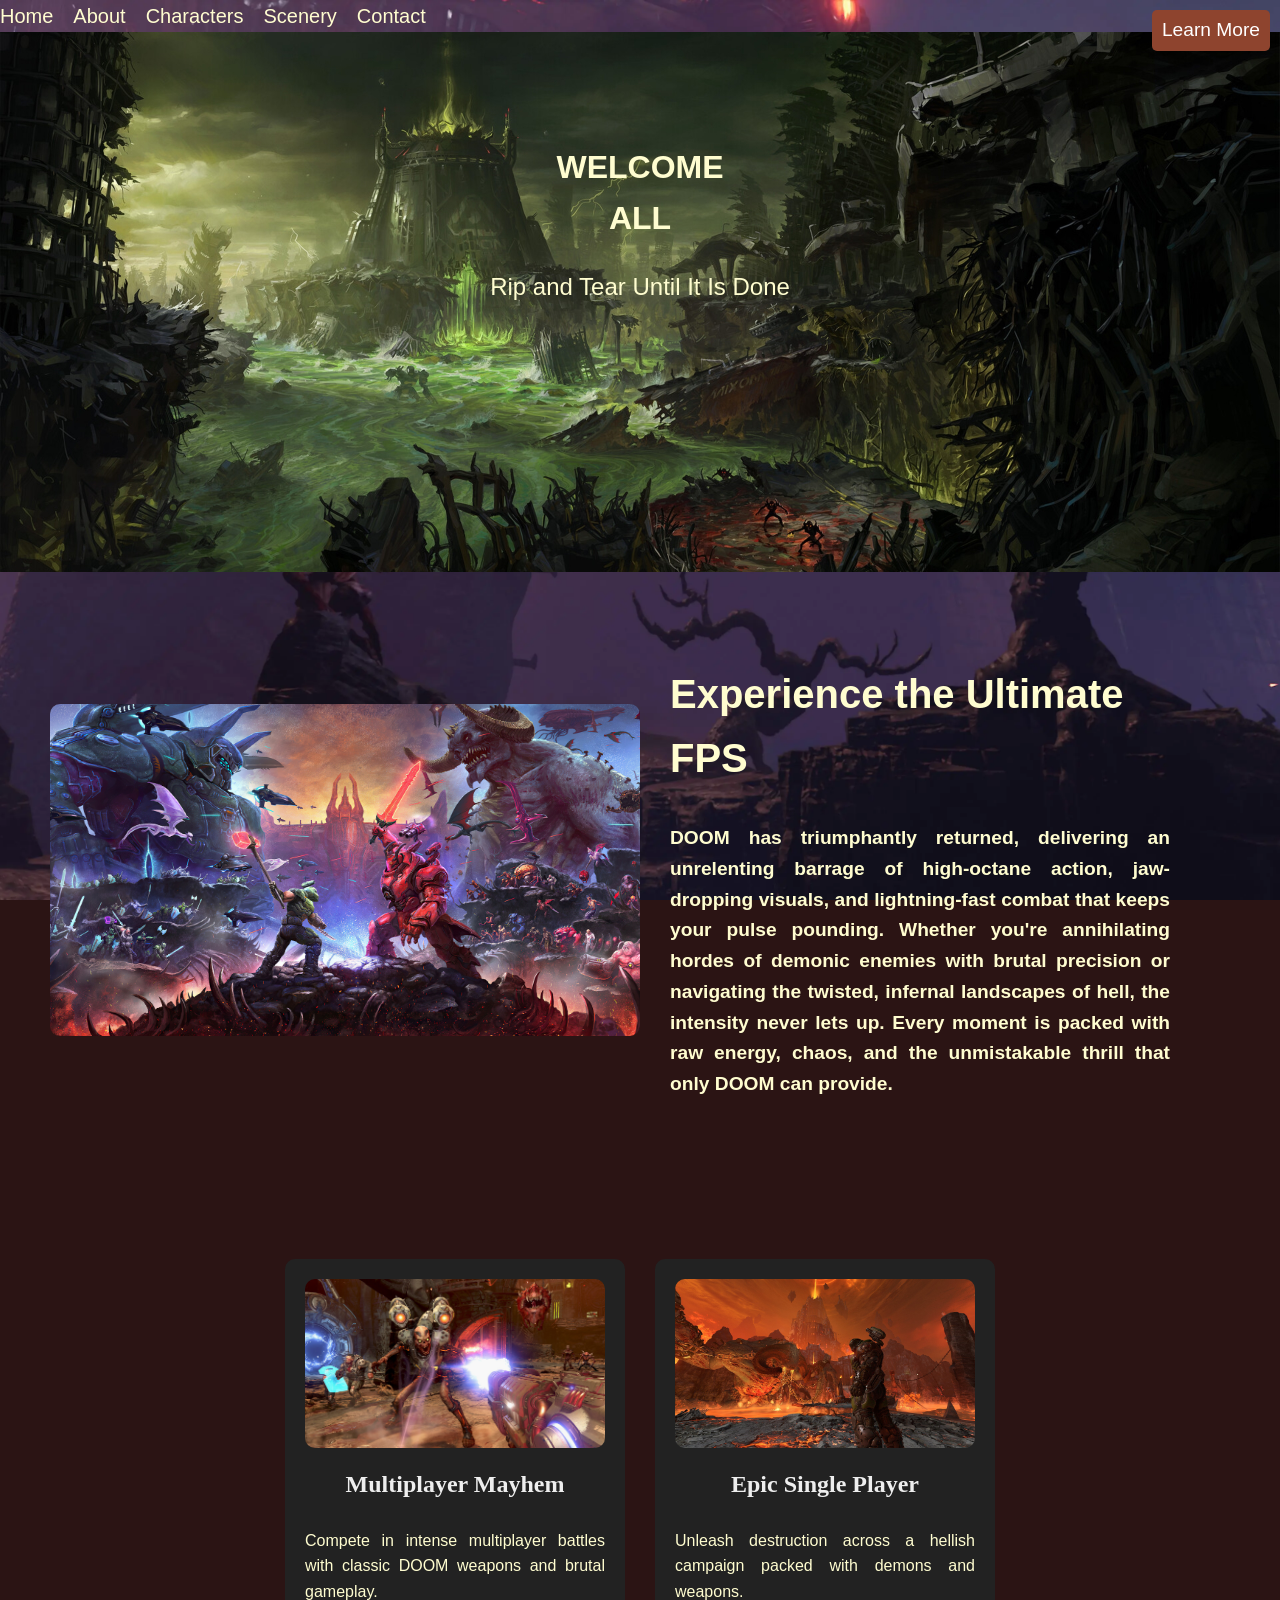
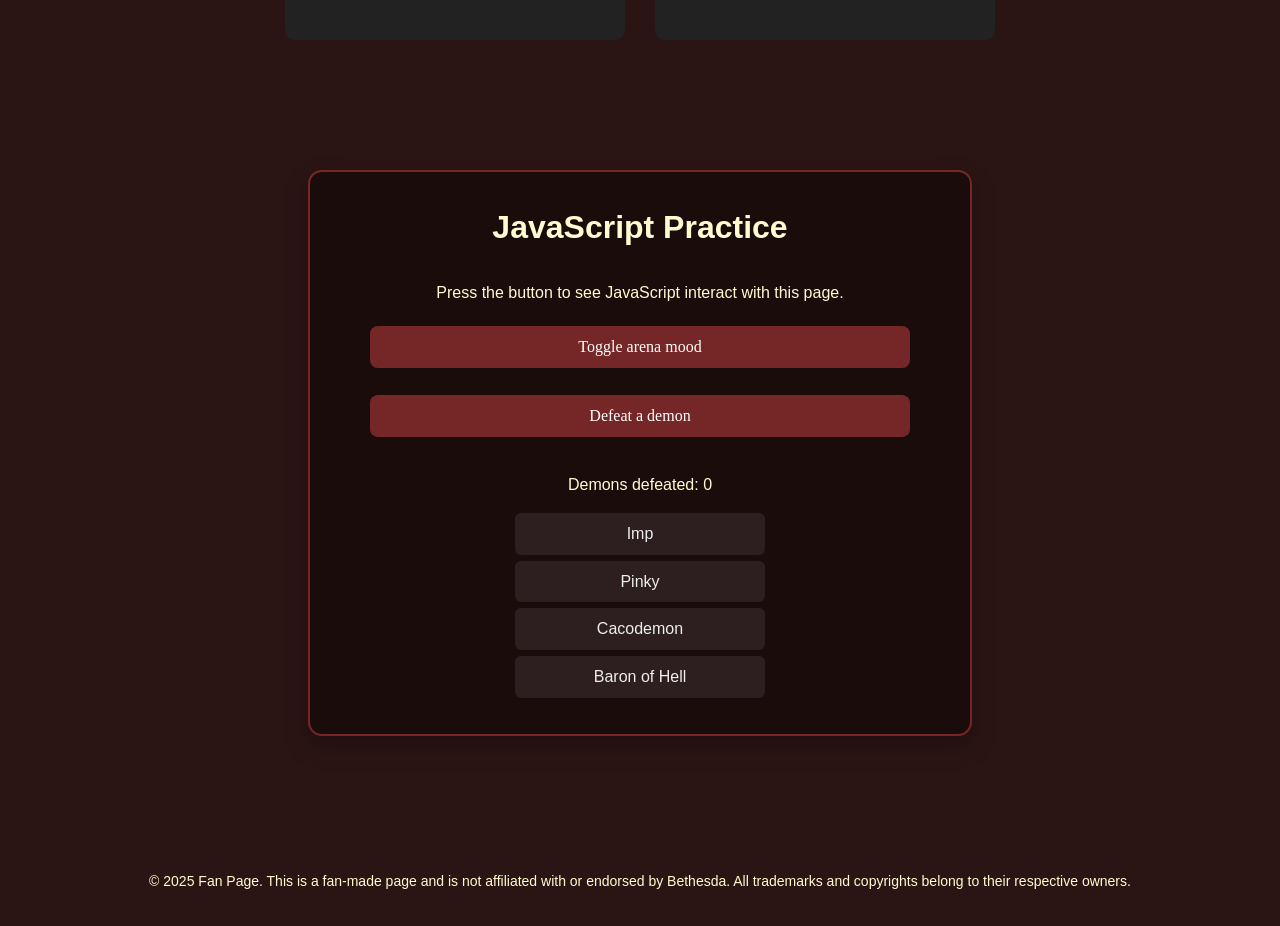
<file: index.html>
<!DOCTYPE html>
<html lang="en">
<head>
    <meta charset="UTF-8">
    <meta name="viewport" content="width=device-width, initial-scale=1.0">
    <meta name="description" content="A fan-made page dedicated to DOOM Eternal, featuring characters, scenery, and lore. Rip and Tear!">
    <title>-DOOM ETERNAL FAN PAGE- play if you dare</title>
    <link rel="stylesheet" href="styles.css">
   
    <link rel="icon" href="C:\Users\jasmi\OneDrive\Desktop\website\favicon.png" type="image/x-icon">
</head>
<body class="home-page">


    <div class="background">
        <nav class="navbar" id="contact-nav">
            <ul> <!-- navigation bar with links to 5 pages within the website-->
                <li><a href="index.html"> Home</a></li>
                <li><a href="about.html">About</a></li>
                <li><a href="characters.html"> Characters </a></li>
                <li><a href="scenery.html">Scenery</a></li>
                <li><a href="GetInTouch.html">Contact</a></li>
                
            </ul>
        </nav>
        </div>

    <!-- Hero Section -->
    <header class="hero">
        <div class="hero-content">
            <h1>WELCOME <br> ALL  </h1>
            <p>Rip and Tear Until It Is Done</p>
            
        </div>
    </header>

    <!-- About Section -->
    <section class="about">
        <img src="picture.jpg" alt="DOOM Gameplay">
        <div class="about-text">
            <h2 style="color: #FFFDD0">Experience the Ultimate FPS</h2>
            <p> <b>DOOM has triumphantly returned, delivering an unrelenting barrage of high-octane action, jaw-dropping visuals, and lightning-fast combat that keeps your pulse pounding. Whether you're annihilating hordes of demonic enemies with brutal precision or navigating the twisted, infernal landscapes of hell, the intensity never lets up. Every moment is packed with raw energy, chaos, and the unmistakable thrill that only DOOM can provide. </b> </p>
            <a href="https://slayersclub.bethesda.net/en-EU/news" class="btn" target="_blank">Learn More</a>
        </div>
    </section>

    <!-- Features Section -->
    <section class="features">
        <div class="feature-box">
            <img src="battle.doom.jpg" alt="multiplayer mayhem">
            <h3>Multiplayer Mayhem</h3>
            <p>Compete in intense multiplayer battles with classic DOOM weapons and brutal gameplay.</p>
        </div>
        <div class="feature-box">
            <img src="doom.jpg" alt="epic single player">
            <h3>Epic Single Player</h3>
            <p>Unleash destruction across a hellish campaign packed with demons and weapons.</p>
        </div>
    </section>

    <section class="js-demo" id="js-demo">
        <div class="js-demo-card">
            <h2>JavaScript Practice</h2>
            <p id="demo-message">Press the button to see JavaScript interact with this page.</p>
            <div class="button-row">
                <button class="demo-button" id="theme-toggle">Toggle arena mood</button>
                <button class="demo-button" id="score-button">Defeat a demon</button>
            </div>
            <p>Demons defeated: <span id="score">0</span></p>
            <ul id="demon-list"></ul>
        </div>
    </section>

    <!-- Footer -->
    
    <footer>
        <p>© 2025 Fan Page. This is a fan-made page and is not affiliated with or endorsed by Bethesda. All trademarks and copyrights belong to their respective owners.</p>
      </footer>

    <script src="script.js" defer></script>
      
        
</body>
</html>
</file>
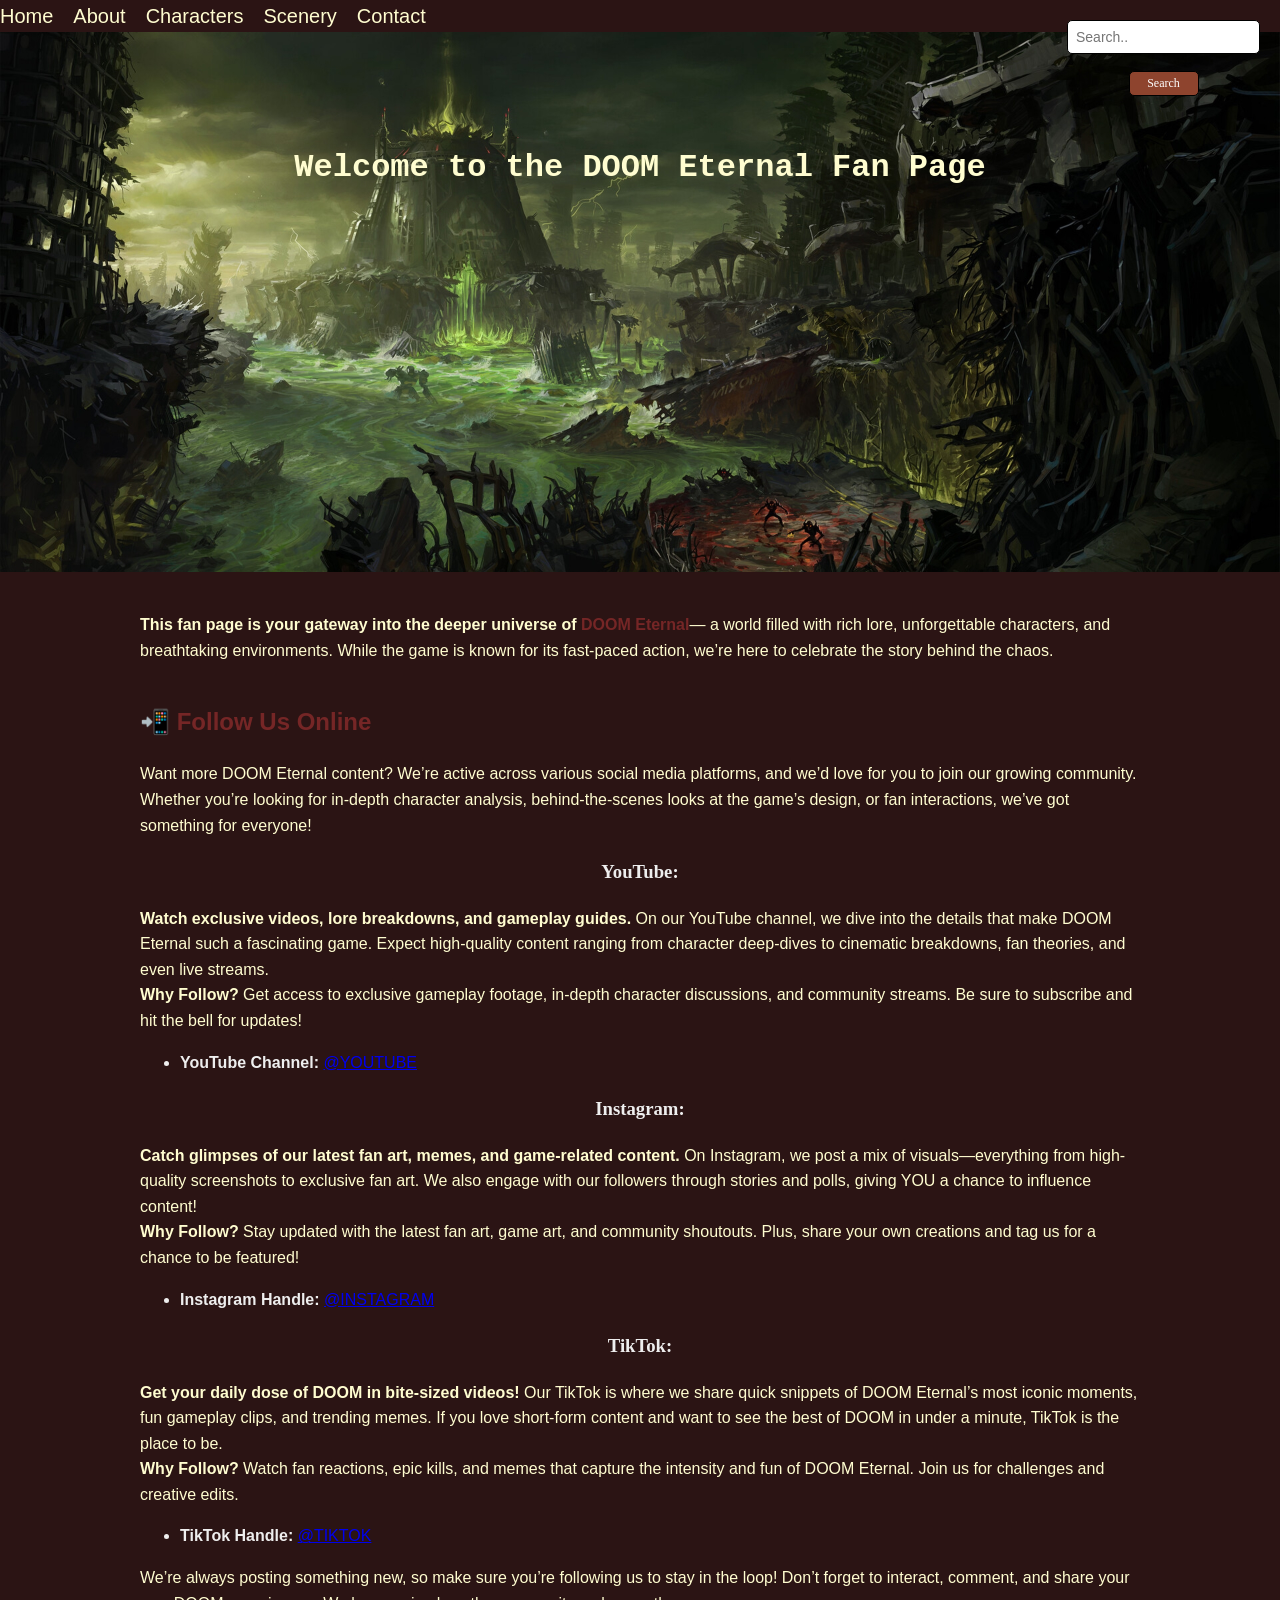
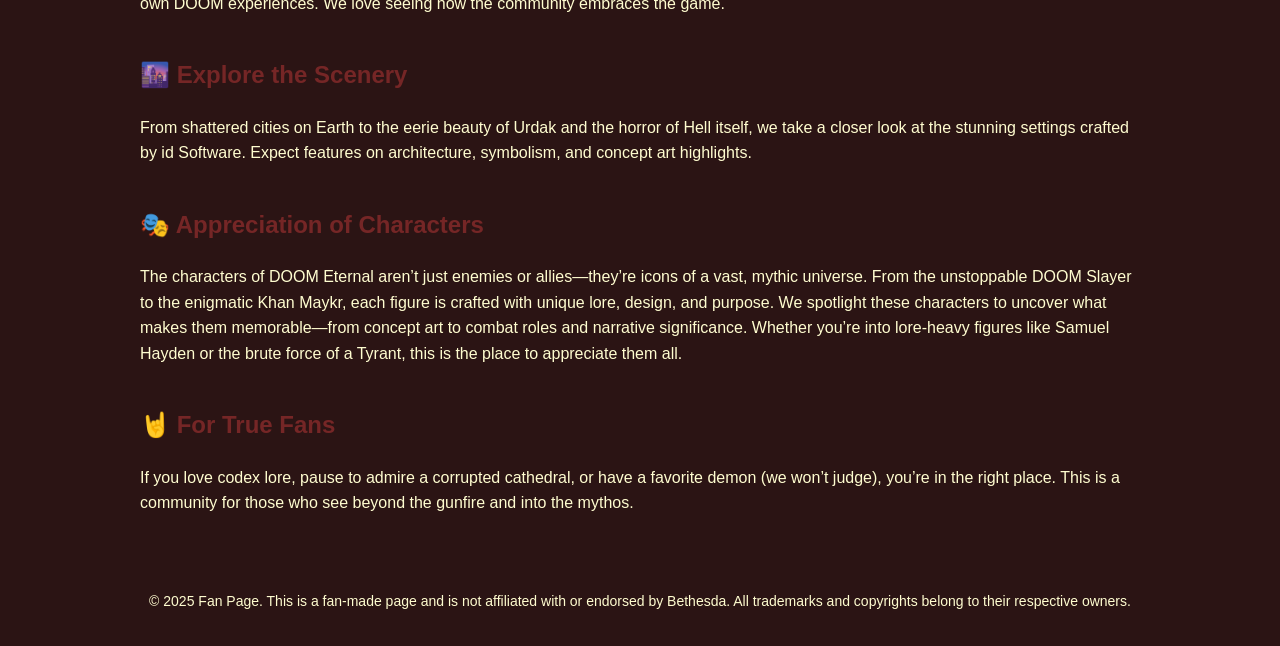
<file: about.html>
<!DOCTYPE html>
<html lang="en">
<head>
    <meta charset="UTF-8"> <!-- meta tags for SEO -->
    <meta name="viewport" content="width=device-width, initial-scale=1.0">
    <meta name="description" content="A fan-made page dedicated to DOOM Eternal, featuring characters, scenery, and lore. Rip and Tear!">
    <title>-DOOM ETERNAL FAN PAGE- play if you dare</title>
    <link rel="stylesheet" href="styles.css">
    <link rel="icon" href="C:\Users\jasmi\OneDrive\Desktop\website\favicon.png" type="image/x-icon">
    
</head>
<body>

    <div class="background">
        <nav class="navbar" id="contact-nav">
            <ul>  <!-- navigation bar with links to 5 pages within the website-->
                <li><a href="index.html"> Home</a></li>
                <li><a href="about.html">About</a></li>
                <li><a href="characters.html">Characters</a></li>
                <li><a href="scenery.html">Scenery</a></li>
                <li><a href="GetInTouch.html">Contact</a></li>
                
            </ul>
        </nav>
        </div>
        <div class=" search-wrapper"> <!-- search bar at top right-->
        <div class="search-container">
            <input type="text" placeholder="Search.." class="search-input">
            <button class=" search-button">Search</button>
        </div>
         </div>





  <header>
    <h1>Welcome to the DOOM Eternal Fan Page</h1>
  </header>

  <div class="container"> <!-- container class for intro to about page-->
    <section>
      <p>
        <strong>This fan page is your gateway into the deeper universe of <span class="highlight">DOOM Eternal</span></strong>—
        a world filled with rich lore, unforgettable characters, and breathtaking environments. 
        While the game is known for its fast-paced action, we’re here to celebrate the story behind the chaos.
      </p>
    </section>
 <!-- different sections for information-->
    <section>
        <h2>📲 Follow Us Online</h2>
        <p>
          Want more DOOM Eternal content? We’re active across various social media platforms, and we’d love for you to join our growing community. Whether you’re looking for in-depth character analysis, behind-the-scenes looks at the game’s design, or fan interactions, we’ve got something for everyone!
        </p>
      
        <h3>YouTube:</h3>
        <p>
          <strong>Watch exclusive videos, lore breakdowns, and gameplay guides.</strong> On our YouTube channel, we dive into the details that make DOOM Eternal such a fascinating game. Expect high-quality content ranging from character deep-dives to cinematic breakdowns, fan theories, and even live streams.
          <br />
          <strong>Why Follow?</strong> Get access to exclusive gameplay footage, in-depth character discussions, and community streams. Be sure to subscribe and hit the bell for updates!
        </p>
        <ul>
          <li><strong>YouTube Channel:</strong> <a href="https://www.youtube.com/" target="_blank">@YOUTUBE</a></li>
        </ul>
      
        <h3>Instagram:</h3>
        <p>
          <strong>Catch glimpses of our latest fan art, memes, and game-related content.</strong> On Instagram, we post a mix of visuals—everything from high-quality screenshots to exclusive fan art. We also engage with our followers through stories and polls, giving YOU a chance to influence content!
          <br />
          <strong>Why Follow?</strong> Stay updated with the latest fan art, game art, and community shoutouts. Plus, share your own creations and tag us for a chance to be featured!
        </p>
        <ul>
          <li><strong>Instagram Handle:</strong> <a href="https://www.instagram.com/" target="_blank">@INSTAGRAM</a></li>
        </ul>
      
        <h3>TikTok:</h3>
        <p>
          <strong>Get your daily dose of DOOM in bite-sized videos!</strong> Our TikTok is where we share quick snippets of DOOM Eternal’s most iconic moments, fun gameplay clips, and trending memes. If you love short-form content and want to see the best of DOOM in under a minute, TikTok is the place to be.
          <br />
          <strong>Why Follow?</strong> Watch fan reactions, epic kills, and memes that capture the intensity and fun of DOOM Eternal. Join us for challenges and creative edits.
        </p>
        <ul>
          <li><strong>TikTok Handle:</strong> <a href="https://www.tiktok.com/login" target="_blank">@TIKTOK</a></li>
        </ul>
        <p> We’re always posting something new, so make sure you’re following us to stay in the loop! Don’t forget to interact, comment, and share your own DOOM experiences. We love seeing how the community embraces the game.
        </p>
    <section>
      <h2>🌆 Explore the Scenery</h2>
      <p>
        From shattered cities on Earth to the eerie beauty of Urdak and the horror of Hell itself,
        we take a closer look at the stunning settings crafted by id Software.
        Expect features on architecture, symbolism, and concept art highlights.
      </p>
    </section>

    <section>
        <h2>🎭 Appreciation of Characters</h2>
        <p>
          The characters of DOOM Eternal aren’t just enemies or allies—they’re icons of a vast, mythic universe. 
          From the unstoppable DOOM Slayer to the enigmatic Khan Maykr, each figure is crafted with unique lore, design, and purpose. 
          We spotlight these characters to uncover what makes them memorable—from concept art to combat roles and narrative significance. 
          Whether you’re into lore-heavy figures like Samuel Hayden or the brute force of a Tyrant, this is the place to appreciate them all.
        </p>
      </section>

    <section>
      <h2>🤘 For True Fans</h2>
      <p>
        If you love codex lore, pause to admire a corrupted cathedral, or have a favorite demon (we won’t judge),
        you’re in the right place. This is a community for those who see beyond the gunfire and into the mythos.
      </p>
    </section>
  </div>

 
</body>
</html>


        <!-- footer -->
        <footer>
            <p>© 2025 Fan Page. This is a fan-made page and is not affiliated with or endorsed by Bethesda. All trademarks and copyrights belong to their respective owners.</p>
          </footer>
</body>
</html>
</file>
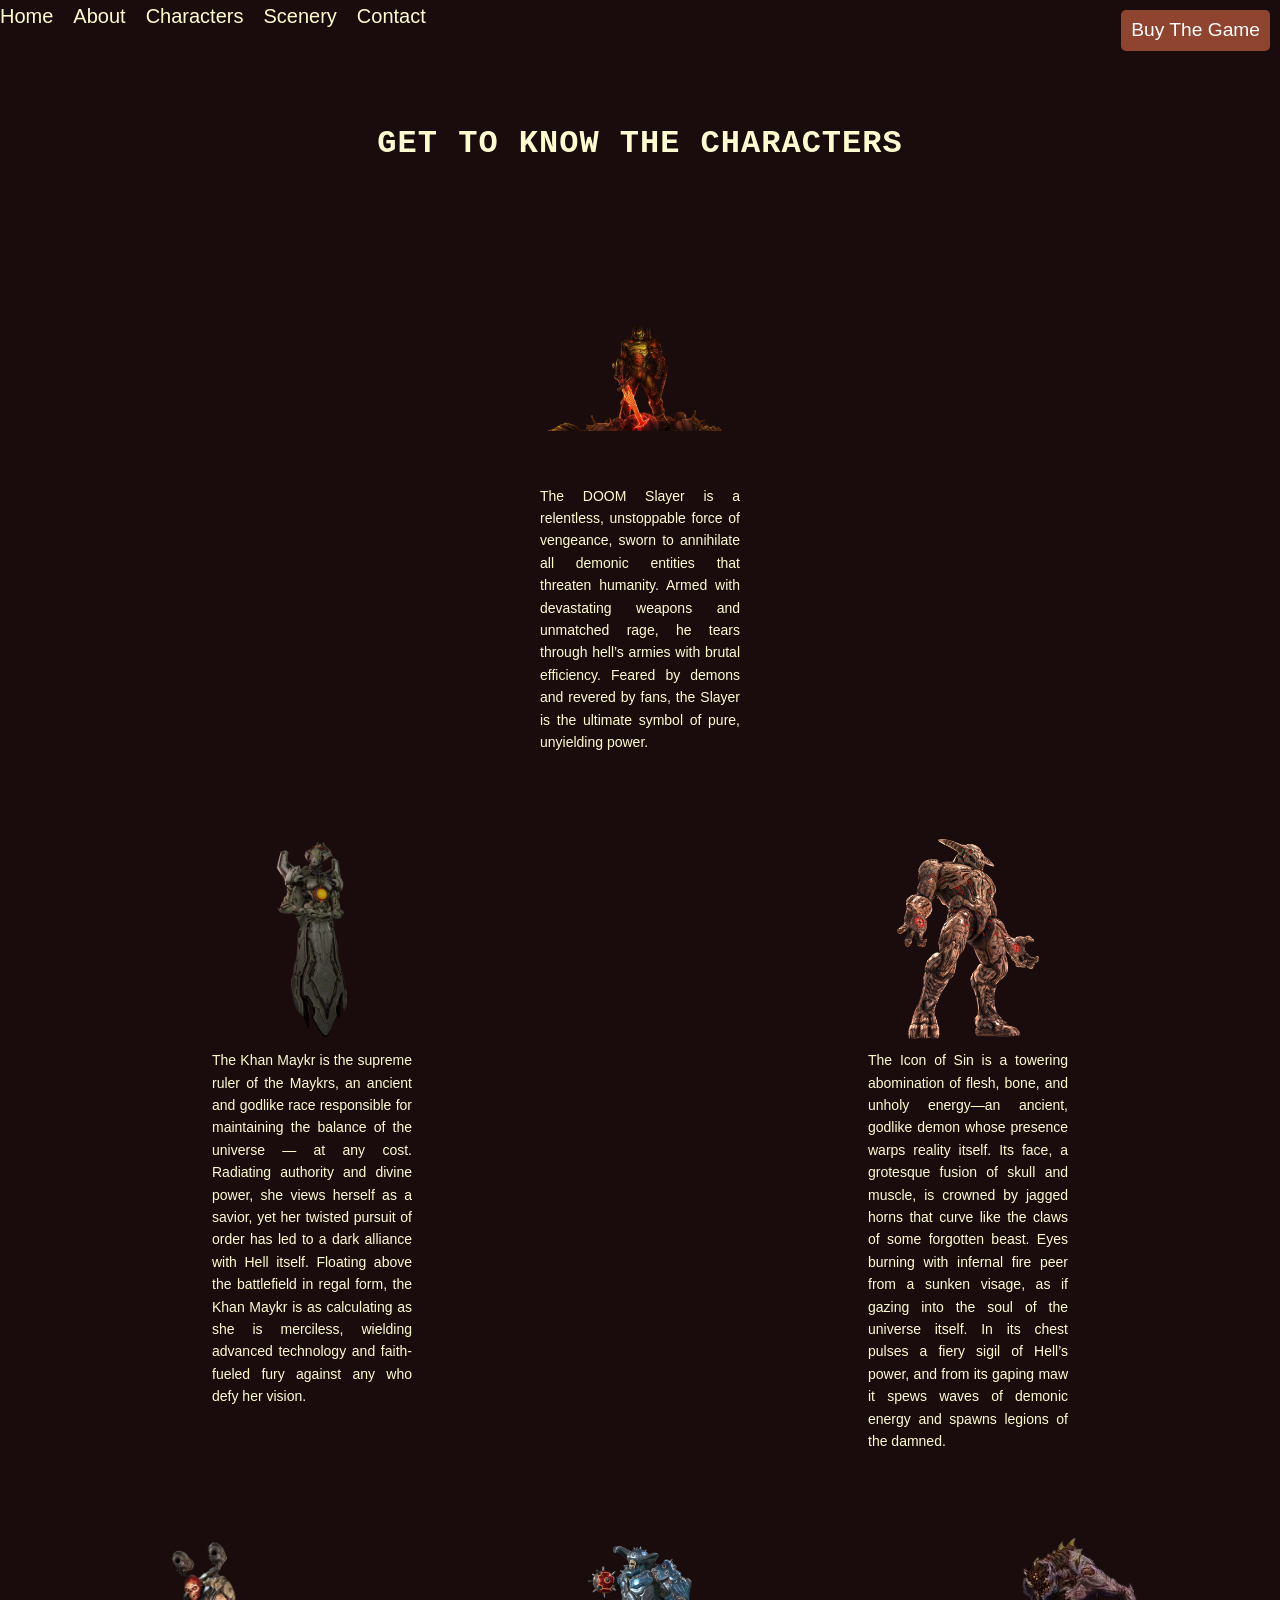
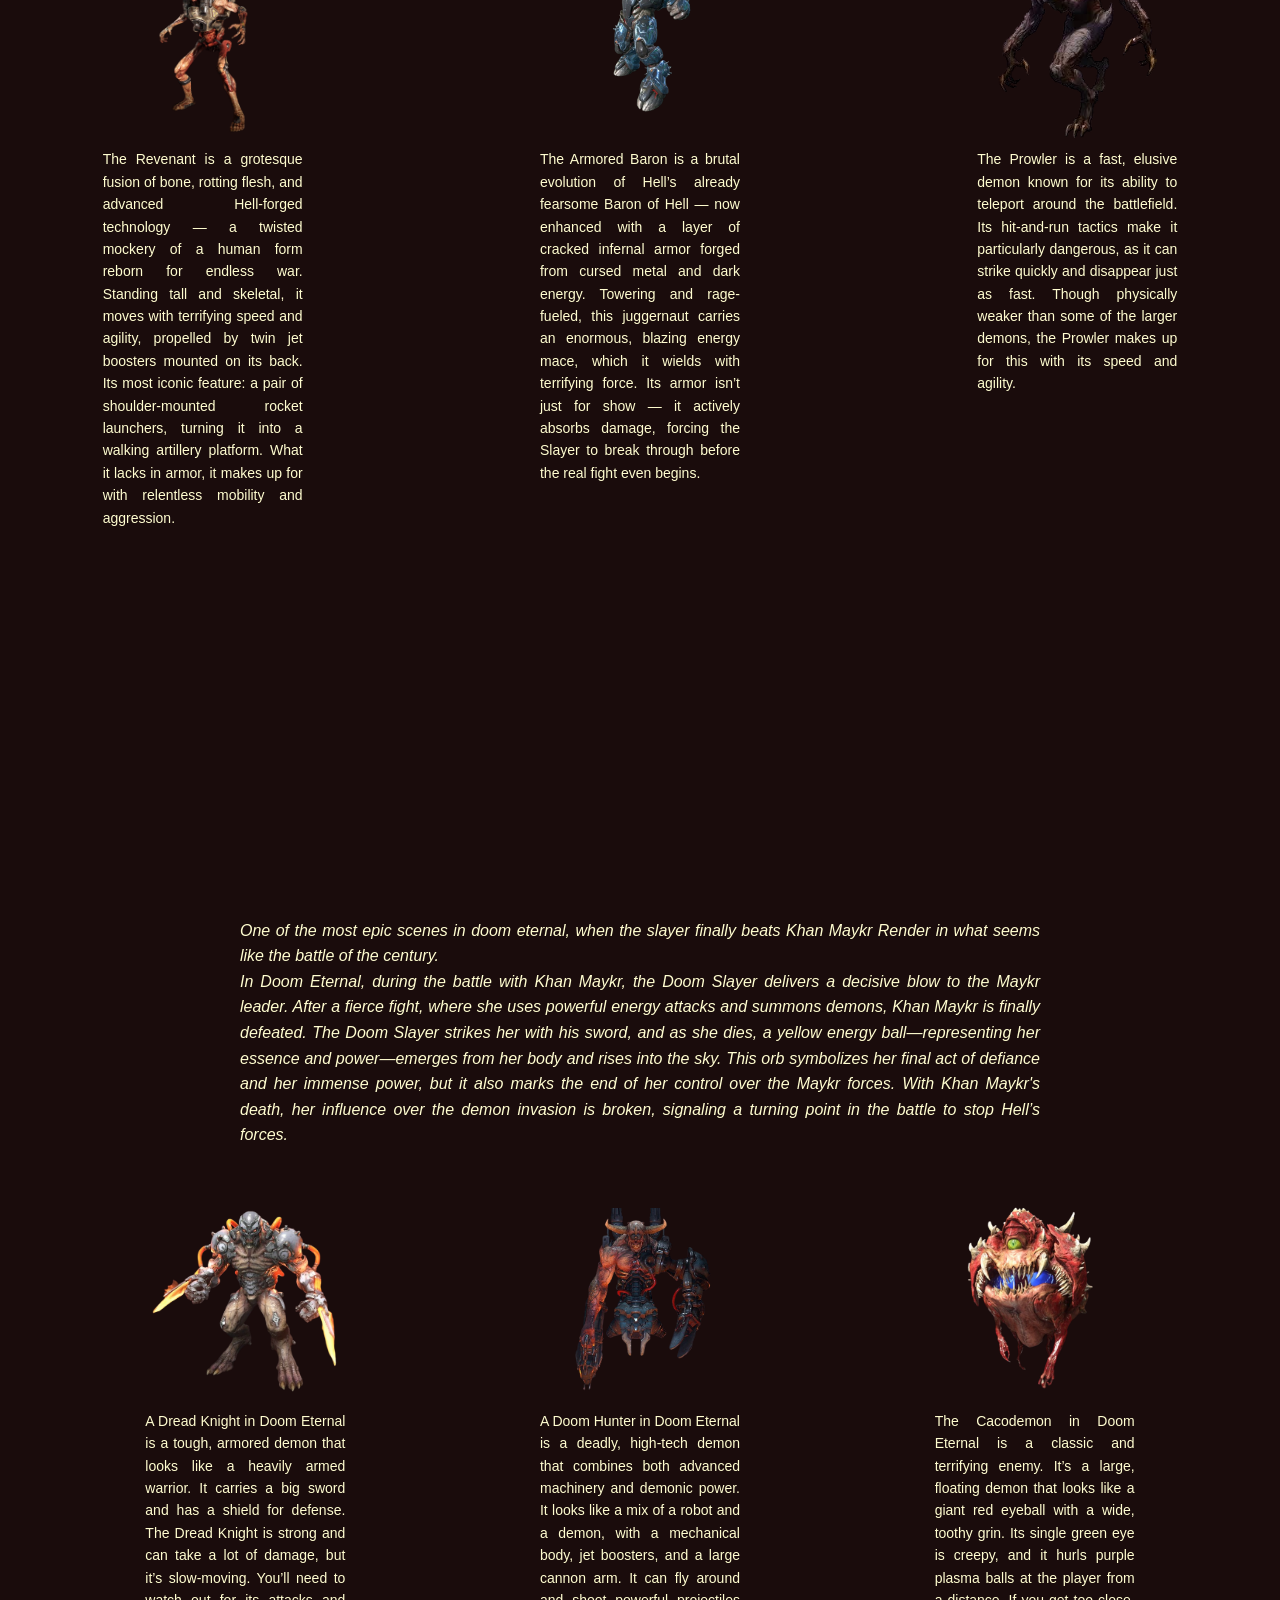
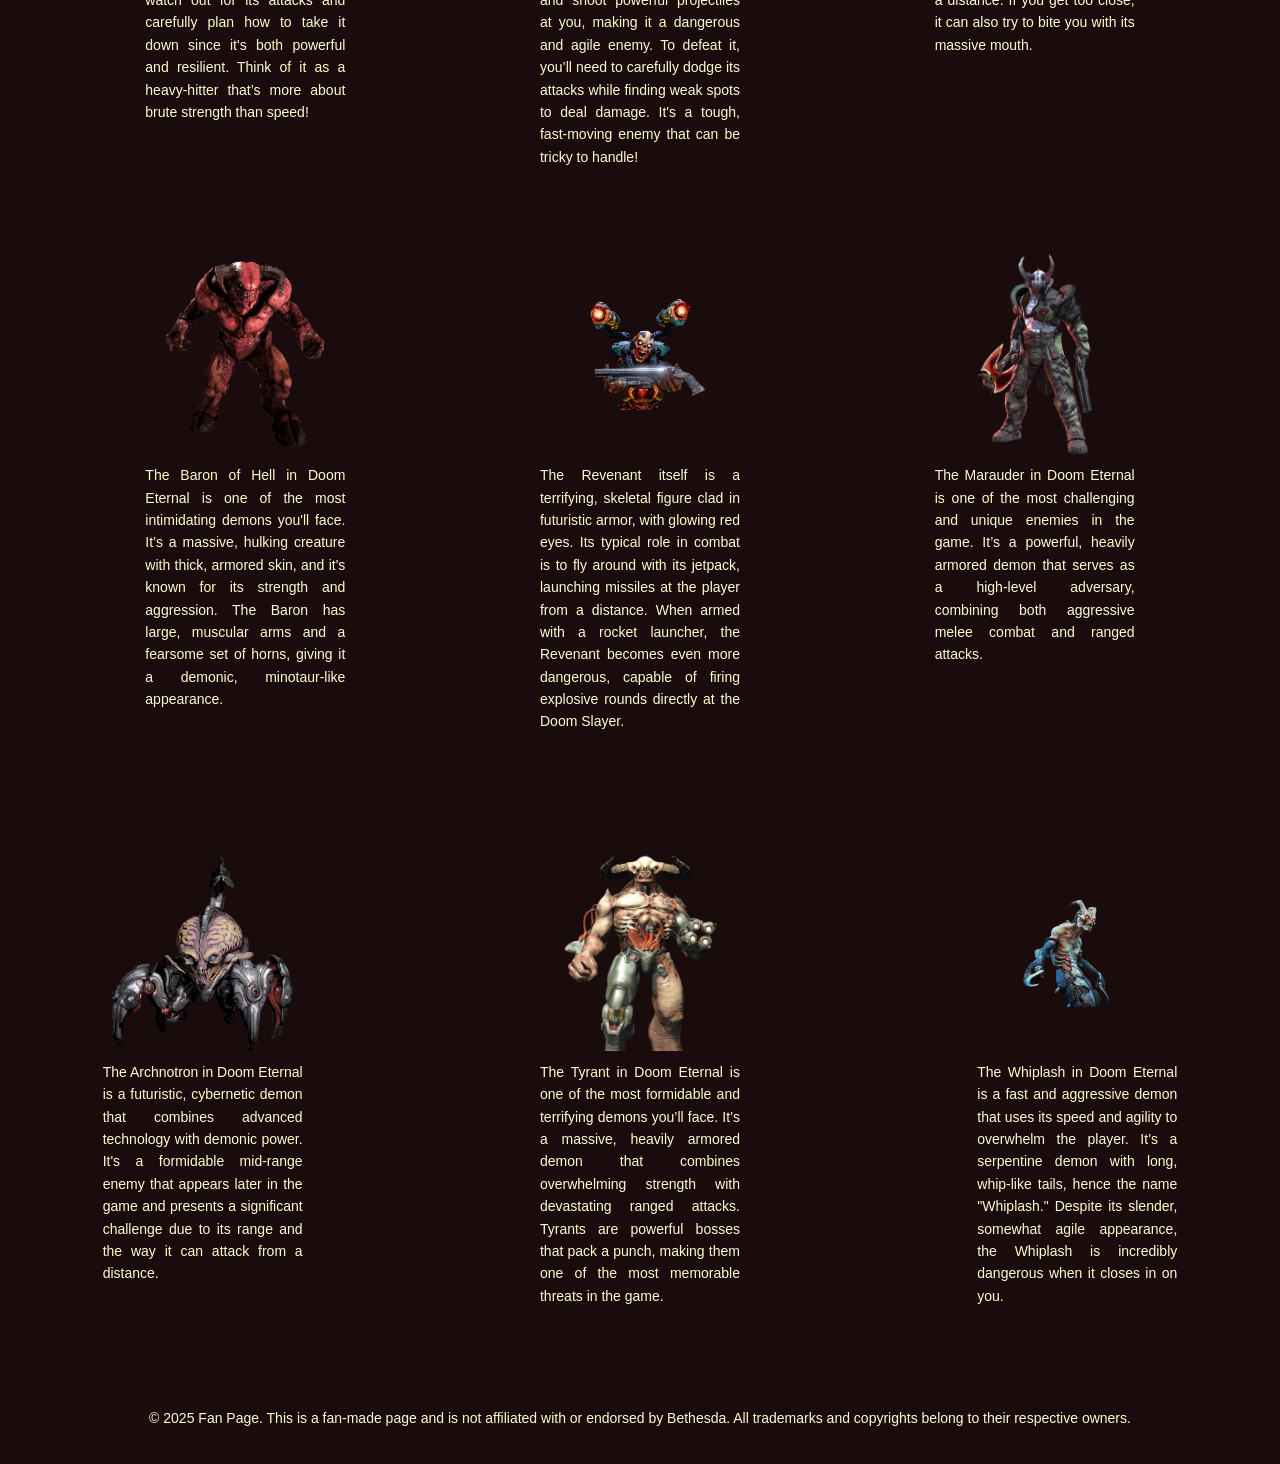
<file: characters.html>
<!DOCTYPE html>
<html lang="en">
<head>
    <meta charset="UTF-8"> <!-- meta tags for SEO -->
    <meta name="viewport" content="width=device-width, initial-scale=1.0">
    <meta name="description" content="A fan-made page dedicated to DOOM Eternal, featuring characters, scenery, and lore. Rip and Tear!">
    <title>-DOOM ETERNAL FAN PAGE- play if you dare</title>
    <link rel="stylesheet" href="styles.css">
    <link rel="icon" href="C:\Users\jasmi\OneDrive\Desktop\website\favicon.png" type="image/x-icon">
   
</head>
<body class="characters-page">
    <a href="https://www.amazon.co.uk/s?k=doom+eternal+game&i=videogames&crid=2RFGHHSLWVD3J&sprefix=doom+eternal+game%2Cvideogames%2C117&ref=nb_sb_noss" class="btn" target="_blank"> Buy The Game </a>
    <div class="background">
        <nav class="navbar" id="contact-nav">
            <ul> <!-- navigation bar with links to 5 pages within the website-->
                <li><a href="index.html"> Home</a></li>
                <li><a href="about.html">About</a></li>
                <li><a href="characters.html">Characters</a></li>
                <li><a href="scenery.html">Scenery</a></li>
                <li><a href="GetInTouch.html">Contact</a></li>
            </ul>
            </nav>
                <h1 class=" main-heading"> GET TO KNOW THE CHARACTERS</h1>

                <div class="character-layout"></div>
<!-- row for images, pyramid style with images, alt, description -->
                <div class="row center">
                    <div class="card"><img src="bpddcodVMfQRrD4KPybDbE-1200-80-removebg-preview.png" alt="Doom Slayer character">
                      <p> The DOOM Slayer is a relentless,
                         unstoppable force of vengeance, sworn to annihilate all demonic entities that threaten humanity. Armed with devastating weapons and unmatched rage, he tears through hell’s armies with brutal efficiency. Feared by demons and revered by fans, the Slayer is the ultimate symbol of pure, unyielding power.</p>
                    </div>
                  </div>
              
                  <div class="row spaced">
                    <div class="card"><img src="KhanMaykrRender.webp" alt="KhanMaykrRender character"><p> The Khan Maykr is the supreme ruler of the Maykrs, an ancient and godlike race responsible for maintaining the balance of the universe — at any cost. Radiating authority and divine power, she views herself as a savior, yet her twisted pursuit of order has led to a dark alliance with Hell itself. Floating above the battlefield in regal form, the Khan Maykr is as calculating as she is merciless, wielding advanced technology and faith-fueled fury against any who defy her vision.</p></div>
                    <div class="card"><img src="IOS.webp" alt="Icon Of Sin"><p> The Icon of Sin is a towering abomination of flesh, bone, and unholy energy—an ancient, godlike demon whose presence warps reality itself. Its face, a grotesque fusion of skull and muscle, is crowned by jagged horns that curve like the claws of some forgotten beast. Eyes burning with infernal fire peer from a sunken visage, as if gazing into the soul of the universe itself. In its chest pulses a fiery sigil of Hell’s power, and from its gaping maw it spews waves of demonic energy and spawns legions of the damned.</p></div>
                  </div>
              
                  <div class="row spaced">
                    <div class="card"><img src="REVENANT.webp" alt="revenant character"><p> The Revenant is a grotesque fusion of bone, rotting flesh, and advanced Hell-forged technology — a twisted mockery of a human form reborn for endless war. Standing tall and skeletal, it moves with terrifying speed and agility, propelled by twin jet boosters mounted on its back. Its most iconic feature: a pair of shoulder-mounted rocket launchers, turning it into a walking artillery platform. What it lacks in armor, it makes up for with relentless mobility and aggression.</p></div>
                    <div class="card"><img src="Armored_baron.png" alt="Armored Baron character"><p> The Armored Baron is a brutal evolution of Hell’s already fearsome Baron of Hell — now enhanced with a layer of cracked infernal armor forged from cursed metal and dark energy. Towering and rage-fueled, this juggernaut carries an enormous, blazing energy mace, which it wields with terrifying force. Its armor isn’t just for show — it actively absorbs damage, forcing the Slayer to break through before the real fight even begins.</p></div>
                    <div class="card"><img src="demon.png" alt="Demon image"><p> The Prowler is a fast, elusive demon known for its ability to teleport around the battlefield. Its hit-and-run tactics make it particularly dangerous, as it can strike quickly and disappear just as fast. Though physically weaker than some of the larger demons, the Prowler makes up for this with its speed and agility.</p></div>
                  </div>
                    </div>

                        <!-- video loop -->
                         <div style="text-align:center;">
                        <iframe width="560" height="315"  src="https://www.youtube.com/embed/MmBHBAtXLls?si=rauMdxdHT6BvsI2e" title="YouTube video player" frameborder="0" allow="accelerometer; autoplay; clipboard-write; encrypted-media; gyroscope; picture-in-picture; web-share" referrerpolicy="strict-origin-when-cross-origin" allowfullscreen></iframe>
                    </div>
                        
                        <p class="banner-caption">One of the most epic scenes in doom eternal, when the slayer finally beats Khan Maykr Render in what seems like the battle of the century. <br> In Doom Eternal, during the battle with Khan Maykr, the Doom Slayer delivers a decisive blow to the Maykr leader. After a fierce fight, where she uses powerful energy attacks and summons demons, Khan Maykr is finally defeated. The Doom Slayer strikes her with his sword, and as she dies, a yellow energy ball—representing her essence and power—emerges from her body and rises into the sky. This orb symbolizes her final act of defiance and her immense power, but it also marks the end of her control over the Maykr forces. With Khan Maykr's death, her influence over the demon invasion is broken, signaling a turning point in the battle to stop Hell’s forces. </p>
                      

                        <!-- more images after the video here -->
                    <div class="character-layout">

    <div class="row spaced">
      <div class="card"><img src="Dread_Knight.png" alt="Dread Knight character"><p> A Dread Knight in Doom Eternal is a tough, armored demon that looks like a heavily armed warrior. It carries a big sword and has a shield for defense. The Dread Knight is strong and can take a lot of damage, but it’s slow-moving. You’ll need to watch out for its attacks and carefully plan how to take it down since it's both powerful and resilient. Think of it as a heavy-hitter that’s more about brute strength than speed!</p></div>
      <div class="card"><img src="Doomhunter.png" alt="Doomhunter character"><p> A Doom Hunter in Doom Eternal is a deadly, high-tech demon that combines both advanced machinery and demonic power. It looks like a mix of a robot and a demon, with a mechanical body, jet boosters, and a large cannon arm. It can fly around and shoot powerful projectiles at you, making it a dangerous and agile enemy. To defeat it, you’ll need to carefully dodge its attacks while finding weak spots to deal damage. It's a tough, fast-moving enemy that can be tricky to handle!</p></div>
      <div class="card"><img src="doom-cacodemoneternal.png" alt="CacoDemonEternal character"><p> The Cacodemon in Doom Eternal is a classic and terrifying enemy. It’s a large, floating demon that looks like a giant red eyeball with a wide, toothy grin. Its single green eye is creepy, and it hurls purple plasma balls at the player from a distance. If you get too close, it can also try to bite you with its massive mouth.</p></div>
    </div>

    <div class="row spaced">
        <div class="card"><img src="monster.png" alt="Monster character"><p> The Baron of Hell in Doom Eternal is one of the most intimidating demons you'll face. It’s a massive, hulking creature with thick, armored skin, and it's known for its strength and aggression. The Baron has large, muscular arms and a fearsome set of horns, giving it a demonic, minotaur-like appearance.</p></div>
        <div class="card"><img src="gun.png" alt="Revenant Gun scene character"><p> The Revenant itself is a terrifying, skeletal figure clad in futuristic armor, with glowing red eyes. Its typical role in combat is to fly around with its jetpack, launching missiles at the player from a distance. When armed with a rocket launcher, the Revenant becomes even more dangerous, capable of firing explosive rounds directly at the Doom Slayer.</p></div>
        <div class="card"><img src="Marauder_Infobox_DoomEternal.PNG.webp" alt="Marauder, the most challenging character"><p> The Marauder in Doom Eternal is one of the most challenging and unique enemies in the game. It’s a powerful, heavily armored demon that serves as a high-level adversary, combining both aggressive melee combat and ranged attacks.</p></div>
      </div>
  
    </div>

    <div class="row spaced">
        <div class="card"><img src="araghnotronn-removebg-preview.png" alt="Araghnotronn spider character"><p> The Archnotron in Doom Eternal is a futuristic, cybernetic demon that combines advanced technology with demonic power. It's a formidable mid-range enemy that appears later in the game and presents a significant challenge due to its range and the way it can attack from a distance.</p></div>
        <div class="card"><img src="tyrant.png" alt="Tyrant, half machine half monster"><p> The Tyrant in Doom Eternal is one of the most formidable and terrifying demons you’ll face. It’s a massive, heavily armored demon that combines overwhelming strength with devastating ranged attacks. Tyrants are powerful bosses that pack a punch, making them one of the most memorable threats in the game.</p></div>
        <div class="card"><img src="whiplash.png" alt="Whiplash, the serpent character"><p> The Whiplash in Doom Eternal is a fast and aggressive demon that uses its speed and agility to overwhelm the player. It’s a serpentine demon with long, whip-like tails, hence the name "Whiplash." Despite its slender, somewhat agile appearance, the Whiplash is incredibly dangerous when it closes in on you.</p></div>
      </div>
  
    </div>

    <footer>
        <p>© 2025 Fan Page. This is a fan-made page and is not affiliated with or endorsed by Bethesda. All trademarks and copyrights belong to their respective owners.</p>
      </footer>
     


</body>
</html>
</file>
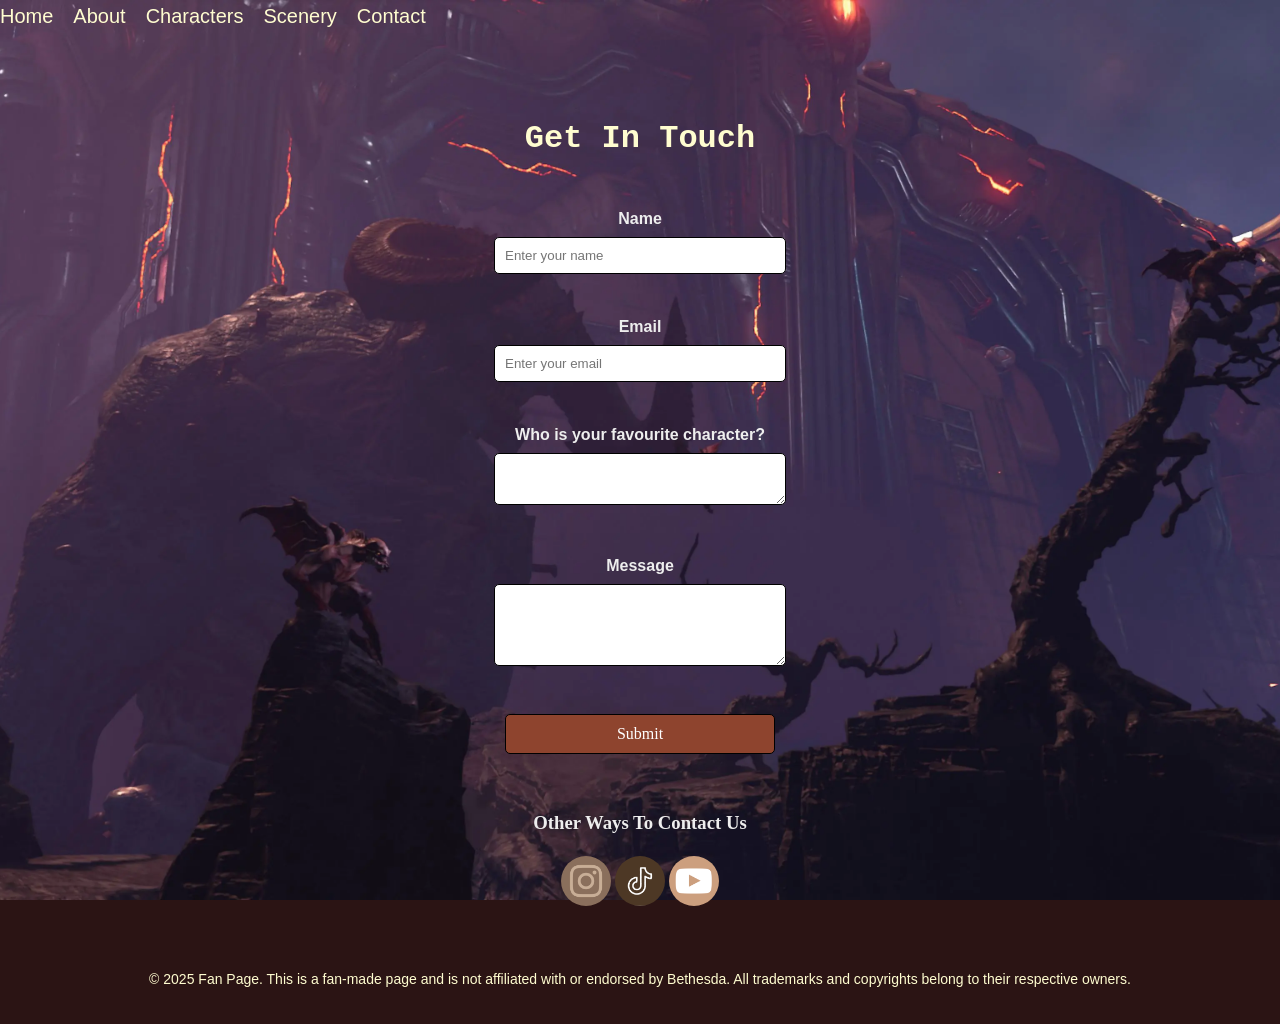
<file: GetInTouch.html>
<!DOCTYPE html> 
<head>
    <meta charset="UTF-8">  <!-- meta tags for SEO -->
    <meta name="viewport" content="width=device-width, initial-scale=1.0">
    <meta name="description" content="A fan-made page dedicated to DOOM Eternal, featuring characters, scenery, and lore. Rip and Tear!">
    <title>-DOOM ETERNAL FAN PAGE- play if you dare</title>
    <link rel="stylesheet" href="styles.css">
    <link rel="icon" href="C:\Users\jasmi\OneDrive\Desktop\website\favicon.png" type="image/x-icon">
</head>
<body class="get-in-touch">

        <div class="background">
            <nav class="navbar" id="contact-nav">
                <ul> <!-- navigation bar with links to 5 pages within the website-->
                    <li><a href="index.html"> Home</a></li>
                    <li><a href="about.html">About</a></li>
                    <li><a href="characters.html"> Characters </a></li>
                    <li><a href="scenery.html">Scenery</a></li>
                    <li><a href="GetInTouch.html">Contact</a></li>
                    
                </ul>
            </nav>
            </div>


            <h1> Get In Touch </h1>   
            <form action="submit_form.php" method="POST"> 
               <label for="name"> Name </label>
               <input type="text" id="name" name="name" placeholder="Enter your name" required> 
               <!-- required means it is required to put that in.-->
                <br><br> 
                
                <label for="email"> Email </label>
                <input type="email" id="email" name="email" placeholder="Enter your email" required> 
                <br> <br> 
        
                <label for="message"> Who is your favourite character? </label>
                <textarea id="message" name="message" rows="2" placeholder="Eneter your message"> 
                </textarea>
                <br> <br> 

                <label for="message"> Message </label>
                <textarea id="message" name="message" rows="4" placeholder="Eneter your message"> 
                </textarea>
                <br> <br> 

                  <button type="submit"> Submit</button>
        
        
            </form> 
                <!-- icons at botton under the form for other ways to contact us-->
            <div class="GetInTouch">

            <h3> Other Ways To Contact Us  </h3>
            <a href="https://www.instagram.com/"  target="_blank" class="icon-link" >
                <img src="instagram.jpg" alt="instagram icon" class="icon">
            </a>

            <a href="https://www.tiktok.com/login"  target="_blank" class="icon-link" >
                <img src="tiktok.jpg" alt="instagram icon" class="icon">
            </a>
            <a href="https://www.youtube.com/@JJschannel-h2q"  target="_blank" class="icon-link" >
                <img src="youtube.jpg" alt="instagram icon" class="icon">
            </a>
            </div>

            
            <footer>
                <p>© 2025 Fan Page. This is a fan-made page and is not affiliated with or endorsed by Bethesda. All trademarks and copyrights belong to their respective owners.</p>
              </footer>
              
</body>
</html>
</file>
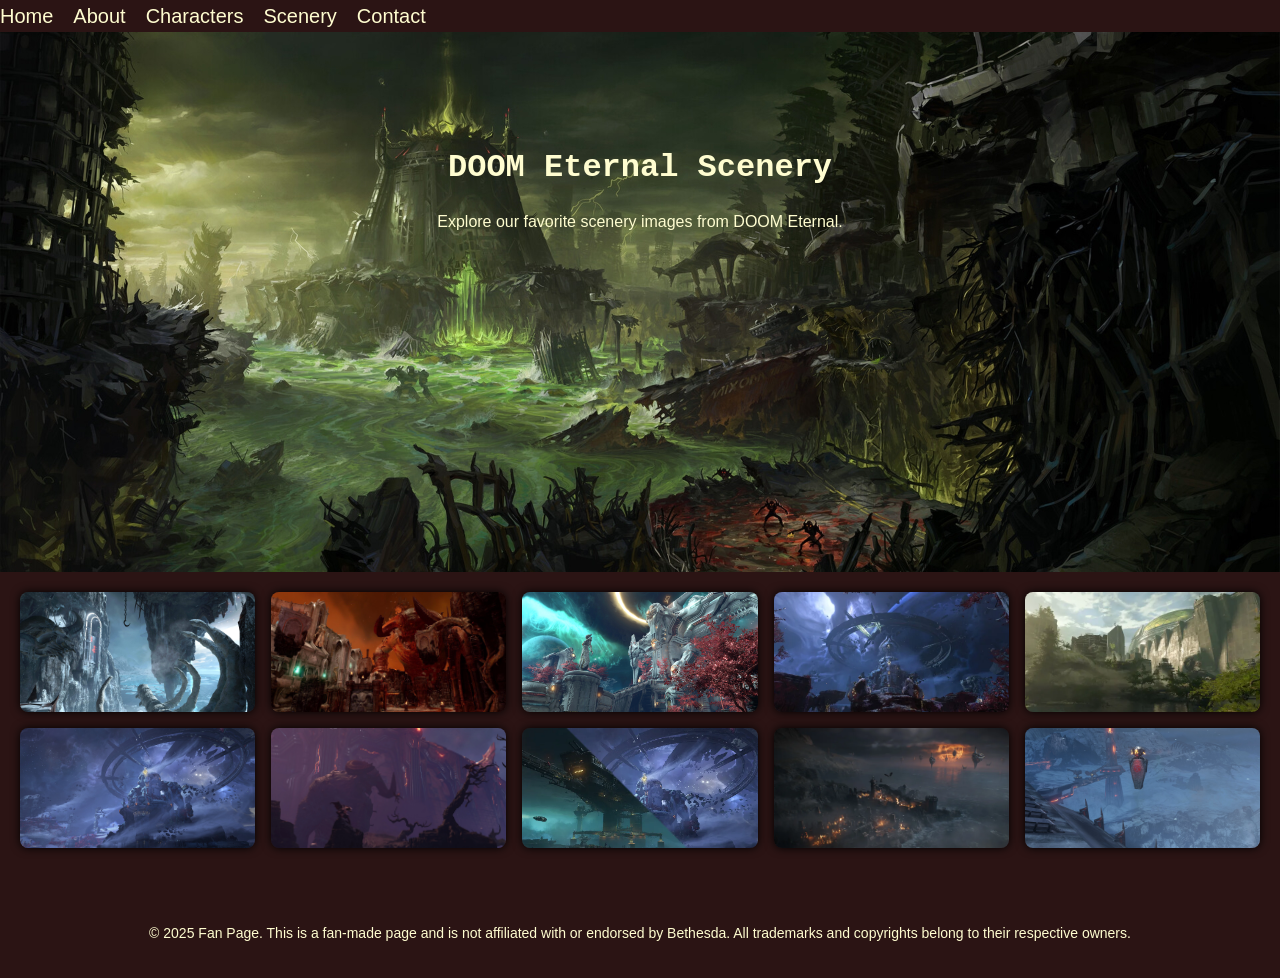
<file: scenery.html>
<!DOCTYPE html>
<html lang="en">
<head>
    <meta charset="UTF-8"> <!-- meta tags for SEO -->
    <meta name="viewport" content="width=device-width, initial-scale=1.0">
    <meta name="description" content="A fan-made page dedicated to DOOM Eternal, featuring characters, scenery, and lore. Rip and Tear!">
    <title>-DOOM ETERNAL FAN PAGE- play if you dare</title>
    <link rel="stylesheet" href="styles.css">
    <link rel="icon" href="C:\Users\jasmi\OneDrive\Desktop\website\favicon.png" type="image/x-icon">
    
</head>
<body>

    <div class="background">
        <nav class="navbar" id="contact-nav">
            <ul>  <!-- navigation bar with links to 5 pages within the website-->
                <li><a href="index.html"> Home</a></li>
                <li><a href="about.html">About</a></li>
                <li><a href="characters.html"> Characters </a></li>
                <li><a href="scenery.html">Scenery</a></li>
                <li><a href="GetInTouch.html">Contact</a></li>
                
            </ul>
        </nav>
        </div>


        <header>
            <h1>DOOM Eternal Scenery</h1>
            <p>Explore our favorite scenery images from DOOM Eternal.</p>
          </header>
        
          <main class="gallery">  <!-- gallery for scenery images-->
            <div class="gallery-item">
              <a href="scenery1.jpg" data-lightbox="doom" data-title="DOOM Scene 1">
                <img src="scenery1.jpg" alt="Ancient ruins, frozen wasteland" />
              </a>
            </div>
            <div class="gallery-item">
              <a href="scenery2.jpg" data-lightbox="doom" data-title="DOOM Scene 2">
                <img src="scenery2.jpg" alt="Icy abyss, forgotten terrors" />
              </a>
            </div>
            <div class="gallery-item">
              <a href="scenery3.jpg" data-lightbox="doom" data-title="DOOM Character 1">
                <img src="scenery3.jpg" alt="Celestial ruins, crimson wilderness" />
              </a>
            </div>
            <div class="gallery-item">
              <a href="scenery4.webp" data-lightbox="doom" data-title="DOOM Character 2">
                <img src="scenery4.webp" alt="Cosmic Wasteland" />
              </a>
            </div>
            
            <div class="gallery-item">
                <a href="scenery5.webp" data-lightbox="doom" data-title="DOOM Scene 1">
                  <img src="scenery5.webp" alt="Greenland has taken over the city" />
                </a>
                </div>
                
              </div>
              <div class="gallery-item">
                <a href="scenery6.jpg" data-lightbox="doom" data-title="DOOM Scene 2">
                  <img src="scenery6.jpg" alt="Cosmic wreckage, mechanical ruins" />
                </a>
              </div>
              <div class="gallery-item">
                <a href="scenery7.webp" data-lightbox="doom" data-title="DOOM Character 1">
                  <img src="scenery7.webp" alt="Tyrant Guarding temple" />
                </a>
              </div>
              <div class="gallery-item">
                <a href="scenery8.webp" data-lightbox="doom" data-title="DOOM Character 2">
                  <img src="scenery8.webp" alt="Mechanical wrecks" />
                </a>
              </div>

              <div class="gallery-item">
                <a href="scenery9.webp" data-lightbox="doom" data-title="DOOM Character 1">
                  <img src="scenery9.webp" alt="Floating rocks" />
                </a>
              </div>
              <div class="gallery-item">
                <a href="scenery11.webp" data-lightbox="doom" data-title="DOOM Character 2">
                  <img src="scenery11.webp" alt="Icy base, floating objects" />
                </a>
              </div>
           
          </main>
        
          <footer>
            <p>© 2025 Fan Page. This is a fan-made page and is not affiliated with or endorsed by Bethesda. All trademarks and copyrights belong to their respective owners.</p>
          </footer>
        
       
        </body>
        </html>
</file>
<file: styles.css>
/* ===  CSS === */

body, .index {
  font-family: Arial, sans-serif;
  color: #fff;
  margin: 0;
  padding: 0;
  overflow-x: hidden;
}
.index, .home-page  {
  background-image: url('scenery7.webp'); 
  background-size:cover;
  background-position: center 0px;
  background-attachment: fixed;
  background-repeat: no-repeat;
}



.navbar ul {
  list-style: none;
  margin: 0;
  padding: 0;
  display: flex;
  gap: 20px;
  font-size: 20px;
}

.navbar ul li a {
  text-decoration: none;
  
}



#contact-nav ul li a {
  color: #FFFDD0;
}

.hero h1 {
  font-size: 2rem;
  margin-bottom: 10px;
  font-family:Arial, Helvetica, sans-serif;
}

.hero p {
  font-size: 1.5rem;
  font-family:Arial, Helvetica, sans-serif;
}

.about {
  display: flex;
  align-items: center;
  padding: 50px;
  gap: 30px;
}

.about img {
  width: 50%;
  border-radius: 10px;
}

.about-text {
  max-width: 500px;
}

.about h2 {
  font-size: 2.5rem;
}

.about p {
  font-size: 1.2rem;
  text-align: justify;
}

.features {
  display: flex;
  justify-content: center;
  gap: 30px;
  padding: 50px;
}

.feature-box {
  background: #222;
  padding: 20px;
  border-radius: 10px;
  text-align: justify;
  max-width: 300px;
}

.feature-box img {
  width: 100%;
  border-radius: 10px;
}

.feature-box h3 {
  margin-top: 10px;
  font-size: 1.5rem;
}

.js-demo {
  display: flex;
  justify-content: center;
  padding: 40px 20px 60px;
}

.js-demo-card {
  background: rgba(26, 12, 12, 0.9);
  border: 2px solid #752626;
  border-radius: 14px;
  padding: 30px;
  width: min(90%, 600px);
  text-align: center;
  box-shadow: 0 10px 25px rgba(0, 0, 0, 0.25);
}

.js-demo-card h2 {
  margin-top: 0;
  font-size: 2rem;
  color: #FFFDD0;
}

.button-row {
  display: flex;
  justify-content: center;
  gap: 12px;
  flex-wrap: wrap;
  margin: 20px 0;
}

.demo-button {
  background: #752626;
  color: #fff;
  border: none;
  border-radius: 8px;
  padding: 12px 18px;
  font-size: 1rem;
  cursor: pointer;
  transition: transform 0.2s ease, background 0.2s ease;
}

.demo-button:hover {
  background: #9b2e2e;
  transform: translateY(-2px);
}

#demon-list {
  list-style: none;
  padding: 0;
  margin: 15px auto 0;
  max-width: 250px;
}

#demon-list li {
  background: rgba(255, 255, 255, 0.08);
  border-radius: 6px;
  padding: 8px 12px;
  margin: 6px 0;
}

footer {
  background: transparent;
  text-align: center;
  padding: 20px;
  margin-top: 20px;
  font-size: 14px;
}

body.arena-night {
  background-color: #120d18;
}

.search-wrapper {
position: absolute;
top: 20px;
right: 20px;
max-width: 90%;
}

.search-container {
display: flex;
flex-direction: column;
align-items: center;
width: 100%;
max-width: 300px;
}

.search-input {
width: 100%;
padding: 8px;
font-size: 14px;
box-sizing: border-box;
}

.search-button {
margin-top: 2px;
padding: 4px 6px;
width: 70px;
font-size: 12px;
text-align: center;
cursor: pointer;
}

@media (max-width: 480px) {
.search-wrapper {
  position: static;
  margin: 20px auto;
}

.search-container {
  align-items: center;
}
}

body {
margin: 0;
font-family:  'Segoe UI', Tahoma, Geneva, Verdana, sans-serif;;
background-color: #2b1414 ;
color: #eee;
line-height: 1.6;
}

header {
background: #1a0c0c;
padding: 20px;
text-align: center;
}

header h1 {
margin: 0;
font-size: 2.5em;
color:#FFFDD0;
padding-top: 90px;
}

.container {
max-width: 1000px;
margin: 40px auto;
padding: 0 20px;
}

h2 {
color: #752626;
margin-top: 40px;
}

p {
color:  #FFFDD0;
}

.highlight {
color: #752626;
}

section {
margin-bottom: 40px;
}

@media (max-width: 600px) {
header h1 {
  font-size: 1.8em;
}

.container {
  padding: 0 10px;
}
}

body.characters-page {
  background-color: #1a0c0c;
  color: #FFFDD0;
  font-family: 'Segoe UI', sans-serif;
  margin: 0;
  padding: 0;
}



.main-heading {
  text-align: center;
  margin-top: 1rem;
  font-size: 2rem;
  letter-spacing: 1px;
  padding-top: 70px;
}

.character-layout {
  width: 90%;
  max-width: 1200px;
  margin: 0 auto;
  padding: 2rem 0;
}

.row {
  display: flex;
  justify-content: center;
  flex-wrap: wrap;
  gap: 2rem;
  margin-bottom: 2rem;
}

.row.spaced {
  justify-content: space-around;
}

.card {
  width:200px;
  text-align: center;
  margin:20px auto;
  display:flex;
  flex-direction: column;
  align-items:center;
}

.card img {
  width: 200px;
  height: 200px;
  object-fit: contain;
  border-radius: 10px;
  transition: transform 0.3s ease;
}

.card img:hover {
  transform: scale(1.05);
}

.card p {
  width: 100%;
  font-size: 14px;
  text-align: justify;
  color: #FFFDD0; 
  margin-top: 10px;
  background: transparent;
}

.mid-video {
  text-align: center;
  padding: 2rem;
}

.mid-video .gif-video {
  width: 90%;
  max-width: 900px;
  border-radius: 10px;
  margin-bottom: 1rem;
}

.banner-caption {
  font-style: italic;
  text-align: justify;
  max-width: 800px;
  margin: 0 auto;
  color: #FFFDD0;
}

.characters, .btn {
  background: #8e442e;
  color: white;
  padding: 5px 10px;
  text-decoration: none;
  font-size: 1.2rem;
  border-radius: 5px;
  display: inline-block;
  position: absolute;  
  top: 10px;
  right: 10px;
}

.btn:hover {
  background: #c86831;
}

header {
width: 100%;
background-image: url("scenery10.2.jpg");
background-size: contain;
background-position: center top;
background-repeat: no-repeat;
background-attachment: fixed;
text-align: center;
padding: 20px;
height: 60vh;
box-sizing: border-box;
}

header h1 {
margin-bottom: 8px;
font-size: 2rem;
}

.gallery {
display:grid;
grid-template-columns: repeat(auto-fit, minmax(200px, 1fr));
gap: 16px;
padding: 20px;
}

.gallery-item a {
display:flex;
}

.gallery-item {
overflow:hidden;
object-fit: cover;
border-radius: 8px;
box-shadow: 0 0 10px #000;
height: 120px;
}

.gallery-item img {
object-fit: cover;
width: 100%;
height: 100%;
display: block;
transition: transform 0.3s ease, box-shadow 0.3s ease;
}

.gallery-item img:hover {
transform: scale(1.05);
box-shadow: 0 0 12px #f00;
}

body.get-in-touch {
background-image: url('scenery7.webp'); 
background-size:cover;
background-position: center 0px;
background-attachment: fixed;
background-repeat: no-repeat;
text-align: center;
}

h1 {
text-align: center;
padding-top:60px;
font-family:'Courier New', Courier, monospace;
color: #FFFDD0;
}

form {
width: 300px;
margin: 0 auto;
border: transparent;
padding: 20px;
border-radius: 10px;
background-color: transparent; 
}

label {
display: block;
margin-bottom: 5px;
font-weight: bold;
}

input, textarea, select, button {
width: 90%;
padding: 10px;
margin-bottom: 15px;
border: 1px solid black;
border-radius: 5px;
}

button {
background-color: #8e442e;
color:white;
font-size: 16px; 
font-family: 'Pacifico', cursive;
}

button:hover{
background-color: #c86831;
color:black;
border-color: transparent;
font-weight: bold;
}

.icon-link {
display: inline-block;
text-decoration: none;
color: inherit;
}

.icon {
width: 50px; 
height: 50px; 
border-radius: 50%;
}

h3 {
text-align:center;
font-family: 'Pacifico', cursive;
}

/* Mobile Responsiveness Enhancements */


@media (max-width: 768px) {
  #contact-nav {
    width: 100%;
    position: static;
    text-align: center;
    padding: 10px 0;
  }

  #contact-nav ul {
    display: flex;
    flex-direction: column;
    gap: 10px;
    align-items: center;
  }

  #contact-nav li {
    width: 100%;
    text-align: center;
  }

  .about {
    flex-direction: column;
    padding: 20px;
    align-items: center;
  }

  .about img {
    width: 100%;
  }

  .features {
    flex-direction: column;
    align-items: center;
    padding: 20px;
  }

  .feature-box {
    max-width: 90%;
  }

  .row {
    flex-direction: column;
    align-items: center;
  }



  .gallery {
    grid-template-columns: 1fr;
  }

  header {
    height: auto;
    padding: 40px 10px;
    background-size: cover;
  }

  header h1,
  .main-heading {
    font-size: 1.5rem;
  }

  .about h2,
  .feature-box h3 {
    font-size: 1.2rem;
  }

  .about p,
  .card p,
  .feature-box p {
    font-size: 1rem;
  }

  form {
    width: 95%;
  }

  .characters,
  .btn {
    position: static;
    display: block;
    margin: 10px auto;
  }

  .search-wrapper {
    position: static;
    margin: 20px auto;
  }

  .search-container {
    max-width: 100%;
  }
}

@media (max-width: 480px) {
  header h1 {
    font-size: 1.2em;
  }

  .container {
    padding: 0 10px;
  }

  .feature-box,
  .about-text,
  .card,
  form,
  .search-container {
    width: 100%;
    max-width: none;
  }

  input,
  textarea,
  select,
  button {
    font-size: 14px;
  }
}
</file>
